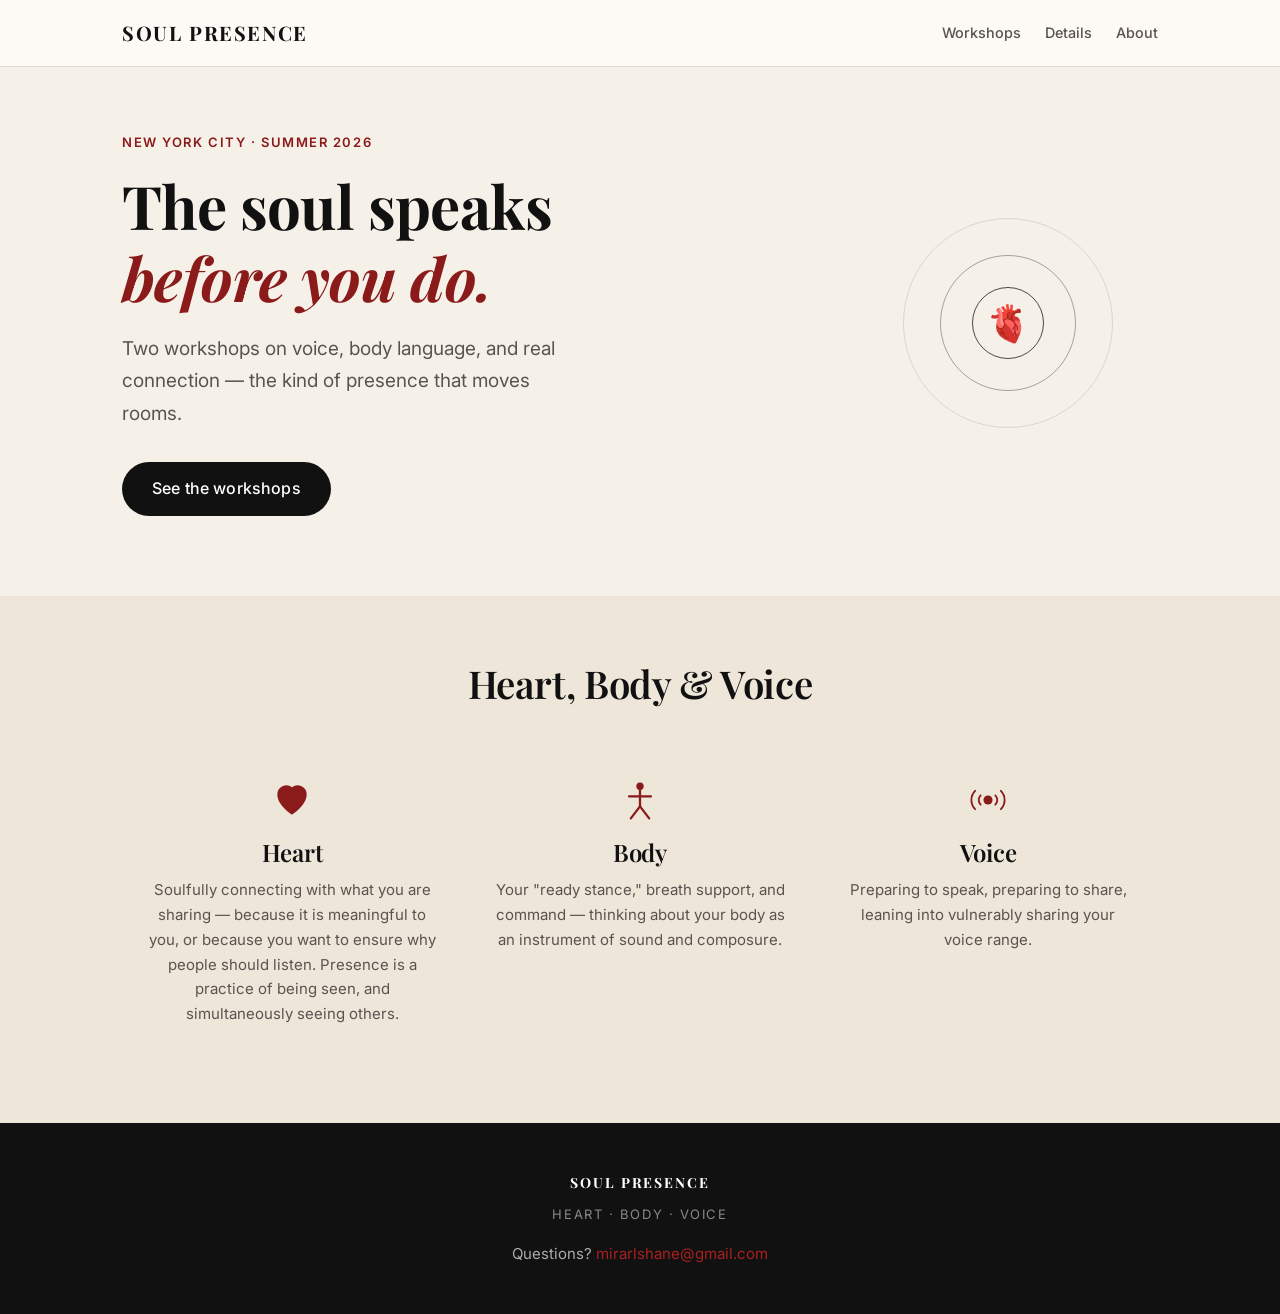
<file: index.html>
<!DOCTYPE html>
<html lang="en">
<head>
  <meta charset="UTF-8">
  <meta name="viewport" content="width=device-width, initial-scale=1.0">
  <meta name="description" content="Soul Presence workshops in NYC — cultivate voice, body language, and authentic connection. Two sessions: online and in Brooklyn.">
  <meta property="og:title" content="Soul Presence – Heart, Body & Voice">
  <meta property="og:description" content="Two workshops in NYC on the core of public speaking: voice, body, and real connection.">
  <meta name="theme-color" content="#1C3518">
  <title>Soul Presence – Heart, Body & Voice Workshops</title>
  <link rel="preconnect" href="https://fonts.googleapis.com">
  <link rel="preconnect" href="https://fonts.gstatic.com" crossorigin>
  <link href="https://fonts.googleapis.com/css2?family=Playfair+Display:ital,wght@0,400;0,700;1,400&family=Inter:wght@300;400;500;600&display=swap" rel="stylesheet">
  <link rel="icon" href="/favicon.svg" type="image/svg+xml">
  <link rel="stylesheet" href="style.css">
</head>
<body>
  <a href="#main" class="skip-link">Skip to main content</a>

  <header class="site-header">
    <div class="container">
      <p class="site-name">Soul Presence</p>
      <nav aria-label="Main navigation">
        <a href="/workshops/">Workshops</a>
        <a href="/details/">Details</a>
        <a href="/about/">About</a>
      </nav>
    </div>
  </header>

  <main id="main">

    <section class="hero" aria-labelledby="hero-heading">
      <div class="container">
        <div class="hero-content">
          <p class="hero-eyebrow">New York City &middot; Summer 2026</p>
          <h1 id="hero-heading">The soul speaks<br><em>before you do.</em></h1>
          <p class="hero-body">Two workshops on voice, body language, and real connection — the kind of presence that moves rooms.</p>
          <a href="/workshops/" class="btn btn-primary">See the workshops</a>
        </div>
        <div class="hero-visual" aria-hidden="true">
          <div class="breath-ring"></div>
          <div class="breath-ring ring-2"></div>
          <div class="breath-ring ring-3"></div>
<span class="breath-center">🫀</span>        </div>
      </div>
    </section>

    <section class="pillars" aria-labelledby="pillars-heading">
      <div class="container">
        <h2 id="pillars-heading" class="section-title">Heart, Body &amp; Voice</h2>
        <div class="pillars-grid">

          <div class="pillar">
            <div class="pillar-icon" aria-hidden="true">
              <svg viewBox="0 0 48 48" fill="none" xmlns="http://www.w3.org/2000/svg">
                <path d="M24 40S8 30 8 18a10 10 0 0 1 16-8 10 10 0 0 1 16 8c0 12-16 22-16 22z" fill="currentColor"/>
              </svg>
            </div>
            <h3>Heart</h3>
            <p>Soulfully connecting with what you are sharing — because it is meaningful to you, or because you want to ensure why people should listen. Presence is a practice of being seen, and simultaneously seeing others.</p>
          </div>

          <div class="pillar">
            <div class="pillar-icon" aria-hidden="true">
              <svg viewBox="0 0 48 48" fill="none" xmlns="http://www.w3.org/2000/svg">
                <circle cx="24" cy="9" r="4" fill="currentColor"/>
                <line x1="24" y1="13" x2="24" y2="31" stroke="currentColor" stroke-width="2.5" stroke-linecap="round"/>
                <line x1="12" y1="20" x2="36" y2="20" stroke="currentColor" stroke-width="2.5" stroke-linecap="round"/>
                <line x1="24" y1="31" x2="14" y2="44" stroke="currentColor" stroke-width="2.5" stroke-linecap="round"/>
                <line x1="24" y1="31" x2="34" y2="44" stroke="currentColor" stroke-width="2.5" stroke-linecap="round"/>
              </svg>
            </div>
            <h3>Body</h3>
            <p>Your "ready stance," breath support, and command — thinking about your body as an instrument of sound and composure.</p>
          </div>

          <div class="pillar">
            <div class="pillar-icon" aria-hidden="true">
              <svg viewBox="0 0 48 48" fill="none" xmlns="http://www.w3.org/2000/svg">
                <circle cx="24" cy="24" r="5" fill="currentColor"/>
                <path d="M16 19c-2.8 2.8-2.8 7.2 0 10" stroke="currentColor" stroke-width="2" stroke-linecap="round"/>
                <path d="M32 19c2.8 2.8 2.8 7.2 0 10" stroke="currentColor" stroke-width="2" stroke-linecap="round"/>
                <path d="M10 14c-5.5 5.5-5.5 14.5 0 20" stroke="currentColor" stroke-width="2" stroke-linecap="round"/>
                <path d="M38 14c5.5 5.5 5.5 14.5 0 20" stroke="currentColor" stroke-width="2" stroke-linecap="round"/>
              </svg>
            </div>
            <h3>Voice</h3>
            <p>Preparing to speak, preparing to share, leaning into vulnerably sharing your voice range.</p>
          </div>

        </div>
      </div>
    </section>

  </main>

  <footer class="site-footer">
    <div class="container">
      <p class="footer-name">Soul Presence</p>
      <p class="footer-tagline">Heart &middot; Body &middot; Voice</p>
      <p class="footer-contact">Questions? <a href="mailto:mirarlshane@gmail.com">mirarlshane@gmail.com</a></p>
    </div>
  </footer>

  <script src="main.js"></script>
</body>
</html>
</file>
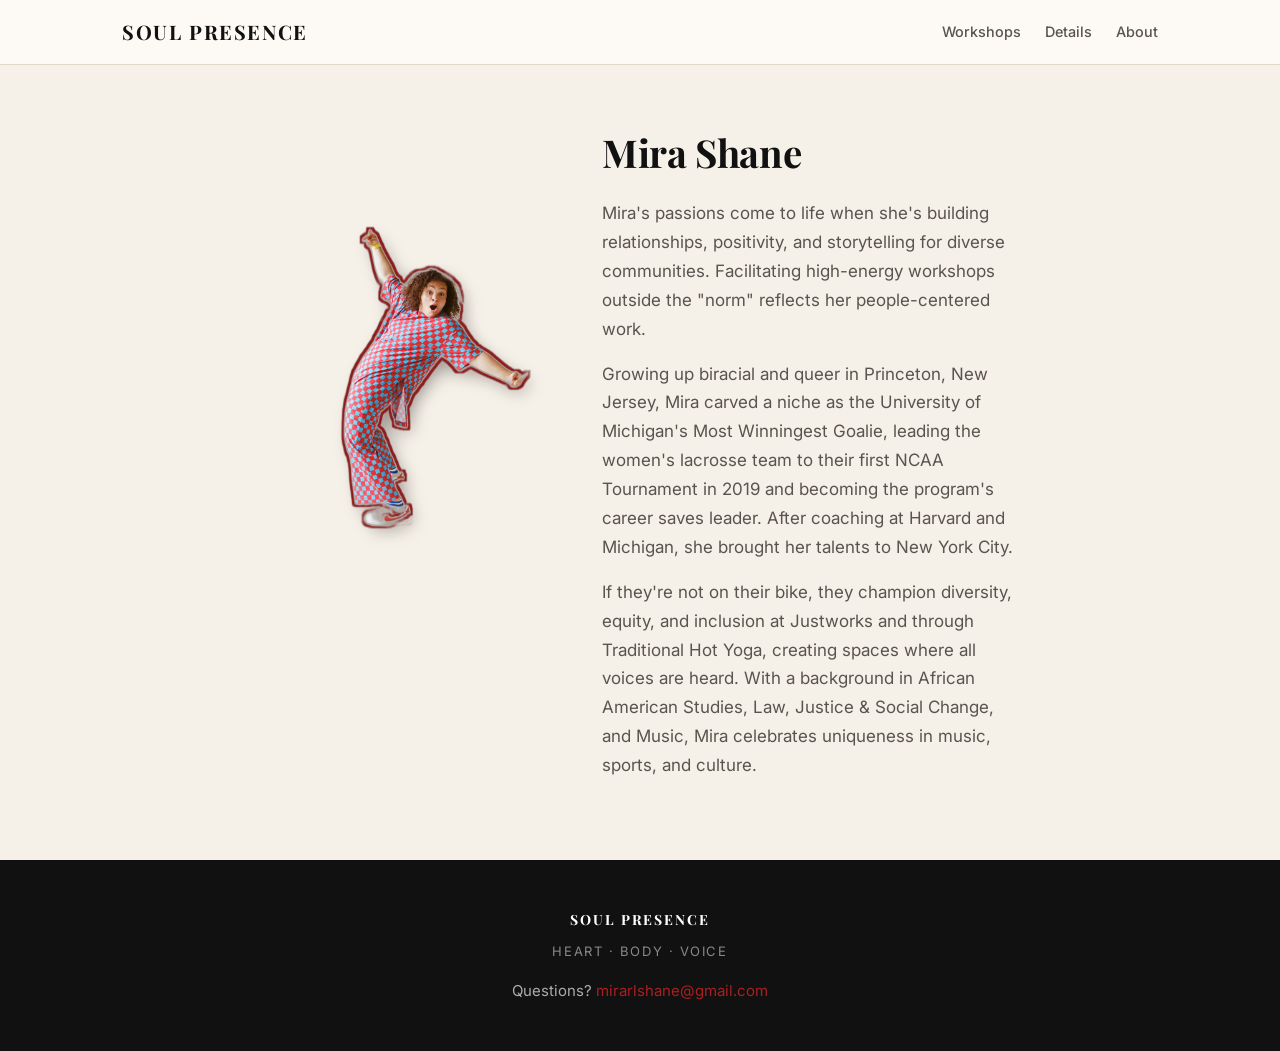
<file: about/index.html>
<!DOCTYPE html>
<html lang="en">
<head>
  <meta charset="UTF-8">
  <meta name="viewport" content="width=device-width, initial-scale=1.0">
  <meta name="description" content="About Mira Shane — facilitator behind Soul Presence workshops in NYC.">
  <title>About – Soul Presence</title>
  <link rel="preconnect" href="https://fonts.googleapis.com">
  <link rel="preconnect" href="https://fonts.gstatic.com" crossorigin>
  <link href="https://fonts.googleapis.com/css2?family=Playfair+Display:ital,wght@0,400;0,700;1,400&family=Inter:wght@300;400;500;600&display=swap" rel="stylesheet">
  <link rel="icon" href="/favicon.svg" type="image/svg+xml">
  <link rel="stylesheet" href="../style.css">
  <style>
    .about-page { padding: var(--sp-16) 0 var(--sp-20); }
    .about-page .container { max-width: 820px; }
    .about-layout { display: flex; flex-direction: column; align-items: center; gap: var(--sp-8); }
    .about-photo-wrap {
      width: 280px;
      flex-shrink: 0;
      margin: 0 auto;
    }
    .about-photo {
      width: 100%;
      height: auto;
      display: block;
    }
    @media(min-width: 640px) {
      .about-layout { flex-direction: row; align-items: flex-start; gap: var(--sp-10); }
      .about-photo-wrap { width: 300px; margin: 0; }
    }
    .about-bio h1 { color: var(--color-forest); margin-bottom: var(--sp-6); font-size: clamp(1.8rem, 4vw, 2.4rem); }
    .about-bio p { color: var(--color-muted); margin-bottom: var(--sp-4); }
    .about-bio p:last-child { margin-bottom: 0; }
  </style>
</head>
<body>
  <a href="#main" class="skip-link">Skip to main content</a>

  <header class="site-header">
    <div class="container">
      <a href="/" class="site-name" style="text-decoration:none">Soul Presence</a>
      <nav aria-label="Main navigation">
        <a href="/workshops/">Workshops</a>
        <a href="/details/">Details</a>
        <a href="/about/" aria-current="page">About</a>
      </nav>
    </div>
  </header>

  <main id="main" class="about-page">
    <div class="container">
      <div class="about-layout">
        <div class="about-photo-wrap">
          <img src="../mira-cutout.png" alt="Mira Shane" class="about-photo">
        </div>
        <div class="about-bio">
          <h1>Mira Shane</h1>
          <p>Mira's passions come to life when she's building relationships, positivity, and storytelling for diverse communities. Facilitating high-energy workshops outside the "norm" reflects her people-centered work.</p>
          <p>Growing up biracial and queer in Princeton, New Jersey, Mira carved a niche as the University of Michigan's Most Winningest Goalie, leading the women's lacrosse team to their first NCAA Tournament in 2019 and becoming the program's career saves leader. After coaching at Harvard and Michigan, she brought her talents to New York City.</p>
          <p>If they're not on their bike, they champion diversity, equity, and inclusion at Justworks and through Traditional Hot Yoga, creating spaces where all voices are heard. With a background in African American Studies, Law, Justice & Social Change, and Music, Mira celebrates uniqueness in music, sports, and culture.</p>
        </div>
      </div>
    </div>
  </main>

  <footer class="site-footer">
    <div class="container">
      <p class="footer-name">Soul Presence</p>
      <p class="footer-tagline">Heart &middot; Body &middot; Voice</p>
      <p class="footer-contact">Questions? <a href="mailto:mirarlshane@gmail.com">mirarlshane@gmail.com</a></p>
    </div>
  </footer>
</body>
</html>
</file>
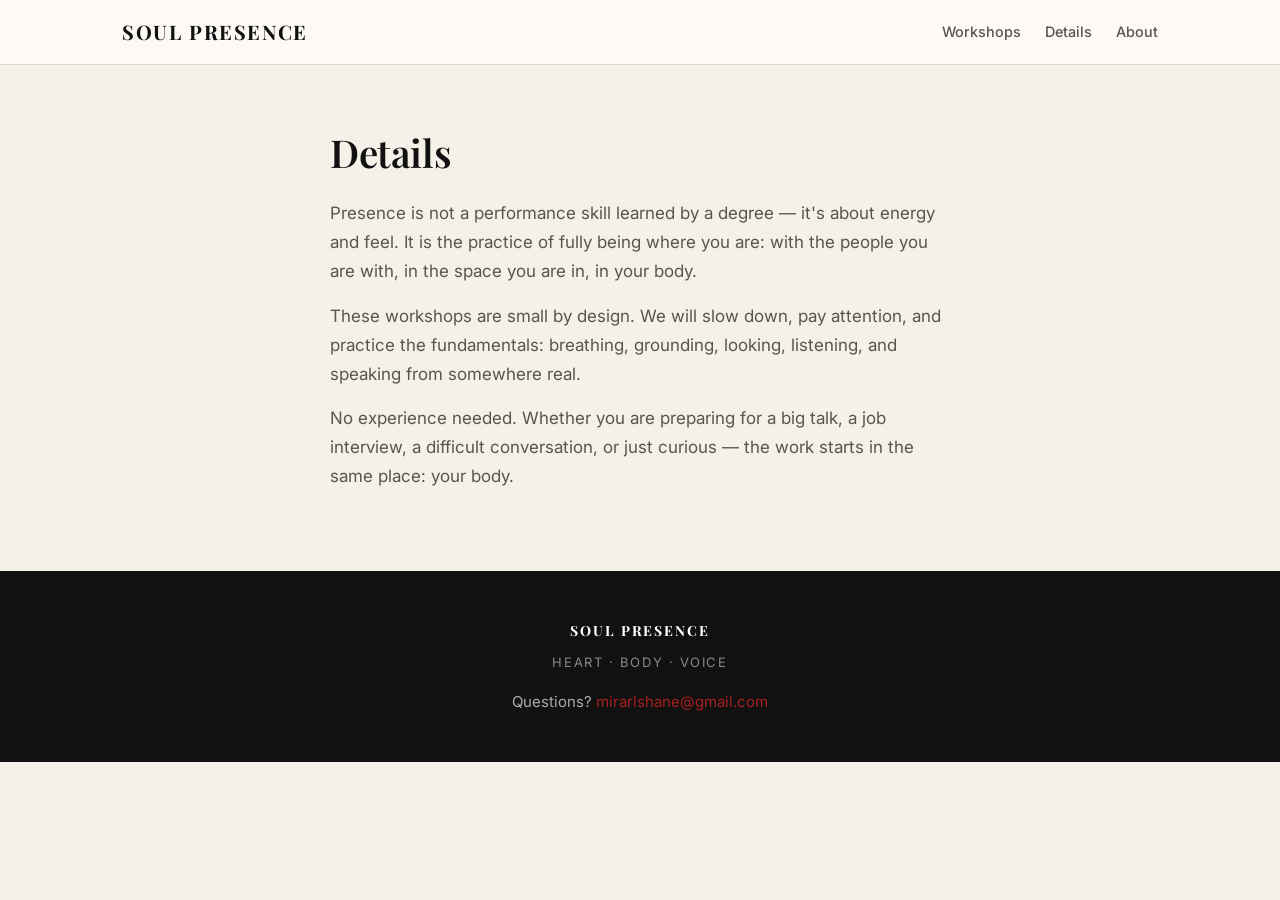
<file: details/index.html>
<!DOCTYPE html>
<html lang="en">
<head>
  <meta charset="UTF-8">
  <meta name="viewport" content="width=device-width, initial-scale=1.0">
  <meta name="description" content="Details about Soul Presence workshops — what to expect, who they're for, and how to prepare.">
  <title>Details – Soul Presence</title>
  <link rel="preconnect" href="https://fonts.googleapis.com">
  <link rel="preconnect" href="https://fonts.gstatic.com" crossorigin>
  <link href="https://fonts.googleapis.com/css2?family=Playfair+Display:ital,wght@0,400;0,700;1,400&family=Inter:wght@300;400;500;600&display=swap" rel="stylesheet">
  <link rel="icon" href="/favicon.svg" type="image/svg+xml">
  <link rel="stylesheet" href="../style.css">
</head>
<body>
  <a href="#main" class="skip-link">Skip to main content</a>

  <header class="site-header">
    <div class="container">
      <a href="/" class="site-name" style="text-decoration:none">Soul Presence</a>
      <nav aria-label="Main navigation">
        <a href="/workshops/">Workshops</a>
        <a href="/details/" aria-current="page">Details</a>
        <a href="/about/">About</a>
      </nav>
    </div>
  </header>

  <main id="main">
    <section class="about" aria-labelledby="details-heading" style="padding-top: var(--sp-16)">
      <div class="container">
        <div class="about-content">
          <h2 id="details-heading">Details</h2>
          <p>Presence is not a performance skill learned by a degree — it's about energy and feel. It is the practice of fully being where you are: with the people you are with, in the space you are in, in your body.</p>
          <p>These workshops are small by design. We will slow down, pay attention, and practice the fundamentals: breathing, grounding, looking, listening, and speaking from somewhere real.</p>
          <p>No experience needed. Whether you are preparing for a big talk, a job interview, a difficult conversation, or just curious — the work starts in the same place: your body.</p>
        </div>
      </div>
    </section>
  </main>

  <footer class="site-footer">
    <div class="container">
      <p class="footer-name">Soul Presence</p>
      <p class="footer-tagline">Heart &middot; Body &middot; Voice</p>
      <p class="footer-contact">Questions? <a href="mailto:mirarlshane@gmail.com">mirarlshane@gmail.com</a></p>
    </div>
  </footer>
</body>
</html>
</file>
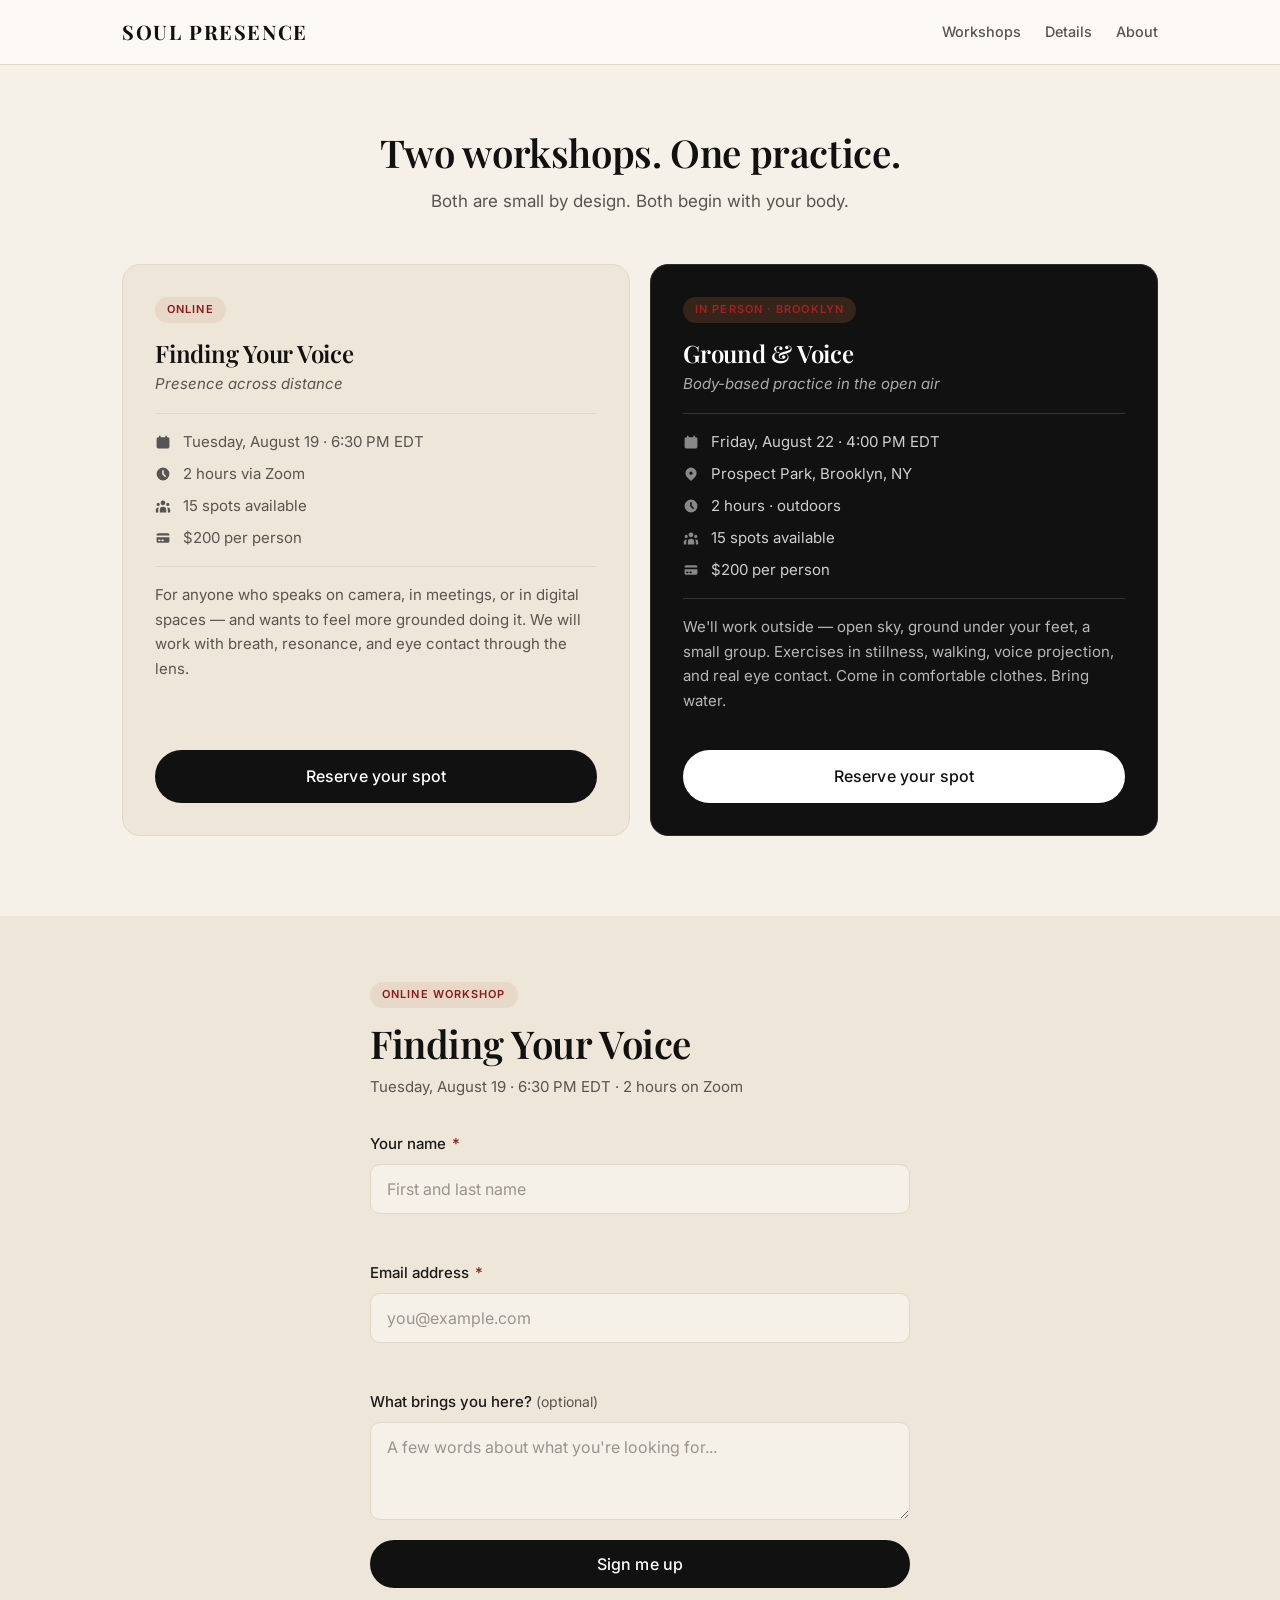
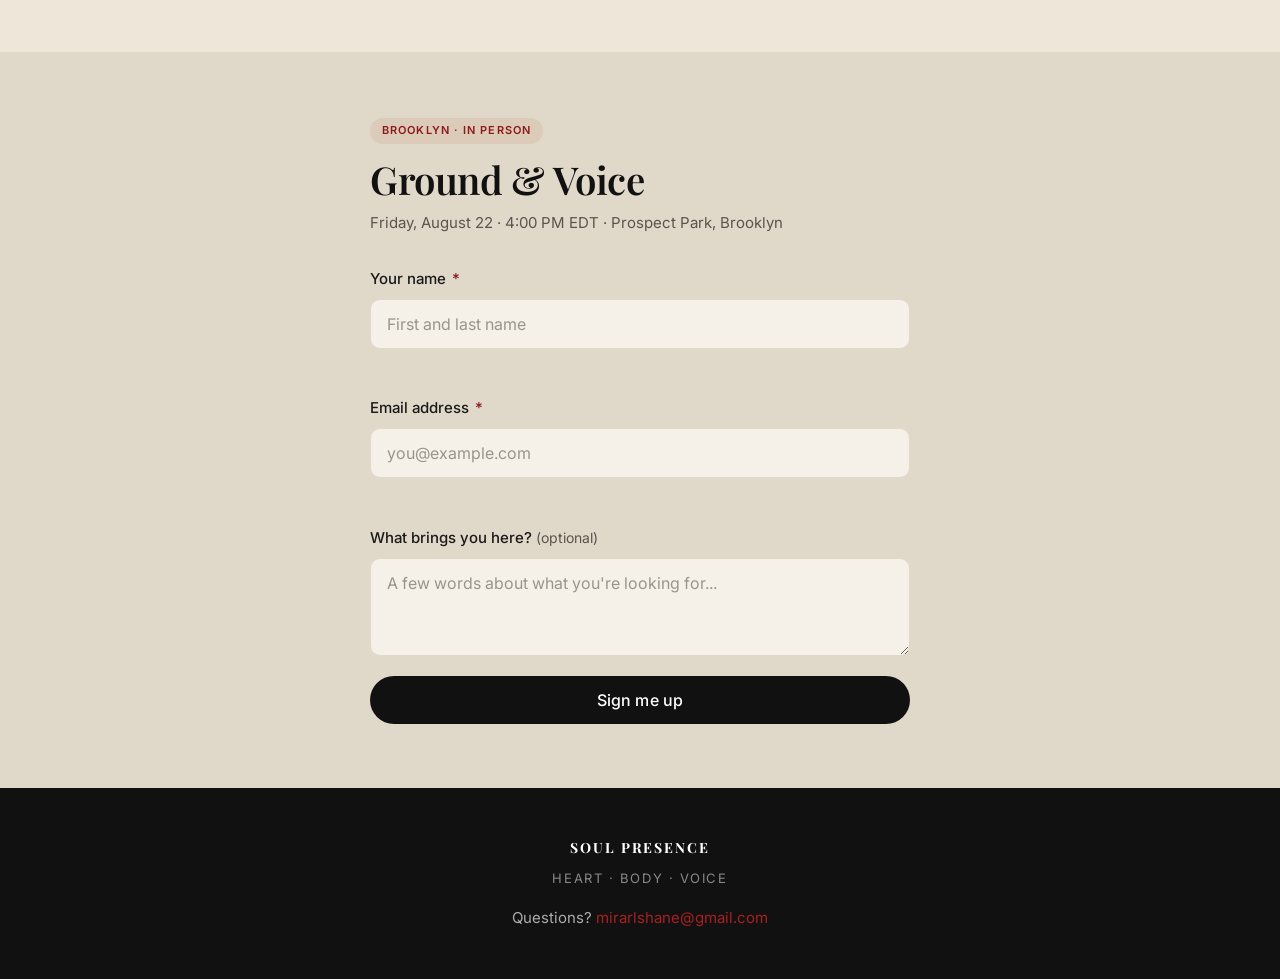
<file: workshops/index.html>
<!DOCTYPE html>
<html lang="en">
<head>
  <meta charset="UTF-8">
  <meta name="viewport" content="width=device-width, initial-scale=1.0">
  <meta name="description" content="Two Soul Presence workshops in NYC — online and in Prospect Park, Brooklyn. $200 per person.">
  <title>Workshops – Soul Presence</title>
  <link rel="preconnect" href="https://fonts.googleapis.com">
  <link rel="preconnect" href="https://fonts.gstatic.com" crossorigin>
  <link href="https://fonts.googleapis.com/css2?family=Playfair+Display:ital,wght@0,400;0,700;1,400&family=Inter:wght@300;400;500;600&display=swap" rel="stylesheet">
  <link rel="icon" href="/favicon.svg" type="image/svg+xml">
  <link rel="stylesheet" href="../style.css">
</head>
<body>
  <a href="#main" class="skip-link">Skip to main content</a>

  <header class="site-header">
    <div class="container">
      <a href="/" class="site-name" style="text-decoration:none">Soul Presence</a>
      <nav aria-label="Main navigation">
        <a href="/workshops/" aria-current="page">Workshops</a>
        <a href="/details/">Details</a>
        <a href="/about/">About</a>
      </nav>
    </div>
  </header>

  <main id="main">

    <section class="workshops" aria-labelledby="workshops-heading" style="padding-top: var(--sp-16)">
      <div class="container">
        <h2 id="workshops-heading" class="section-title">Two workshops. One practice.</h2>
        <p class="section-subtitle">Both are small by design. Both begin with your body.</p>

        <div class="workshops-grid">

          <article class="workshop-card" aria-labelledby="workshop-virtual-title">
            <span class="workshop-tag">Online</span>
            <div class="workshop-header">
              <h3 id="workshop-virtual-title">Finding Your Voice</h3>
              <p class="workshop-subtitle">Presence across distance</p>
            </div>
            <ul class="workshop-details" aria-label="Workshop details">
              <li class="detail-row">
                <span class="detail-icon" aria-hidden="true">
                  <svg viewBox="0 0 20 20" fill="currentColor"><path d="M6 2a1 1 0 00-1 1v1H4a2 2 0 00-2 2v10a2 2 0 002 2h12a2 2 0 002-2V6a2 2 0 00-2-2h-1V3a1 1 0 10-2 0v1H7V3a1 1 0 00-1-1zm0 5a1 1 0 000 2h8a1 1 0 100-2H6z"/></svg>
                </span>
                <span>Tuesday, August 19 &middot; 6:30 PM EDT</span>
              </li>
              <li class="detail-row">
                <span class="detail-icon" aria-hidden="true">
                  <svg viewBox="0 0 20 20" fill="currentColor"><path fill-rule="evenodd" d="M10 18a8 8 0 100-16 8 8 0 000 16zm1-12a1 1 0 10-2 0v4a1 1 0 00.293.707l2.828 2.829a1 1 0 101.415-1.415L11 9.586V6z" clip-rule="evenodd"/></svg>
                </span>
                <span>2 hours via Zoom</span>
              </li>
              <li class="detail-row">
                <span class="detail-icon" aria-hidden="true">
                  <svg viewBox="0 0 20 20" fill="currentColor"><path d="M13 6a3 3 0 11-6 0 3 3 0 016 0zM18 8a2 2 0 11-4 0 2 2 0 014 0zM14 15a4 4 0 00-8 0v3h8v-3zM6 8a2 2 0 11-4 0 2 2 0 014 0zM16 18v-3a5.972 5.972 0 00-.75-2.906A3.005 3.005 0 0119 15v3h-3zM4.75 12.094A5.973 5.973 0 004 15v3H1v-3a3 3 0 013.75-2.906z"/></svg>
                </span>
                <span class="spots-count" data-workshop="virtual">15 spots available</span>
              </li>
              <li class="detail-row">
                <span class="detail-icon" aria-hidden="true">
                  <svg viewBox="0 0 20 20" fill="currentColor"><path d="M4 4a2 2 0 00-2 2v1h16V6a2 2 0 00-2-2H4z"/><path fill-rule="evenodd" d="M18 9H2v5a2 2 0 002 2h12a2 2 0 002-2V9zM4 13a1 1 0 011-1h1a1 1 0 110 2H5a1 1 0 01-1-1zm5-1a1 1 0 100 2h1a1 1 0 100-2H9z" clip-rule="evenodd"/></svg>
                </span>
                <span>$200 per person</span>
              </li>
            </ul>
            <p class="workshop-desc">For anyone who speaks on camera, in meetings, or in digital spaces — and wants to feel more grounded doing it. We will work with breath, resonance, and eye contact through the lens.</p>
            <a href="#signup-virtual" class="btn btn-workshop">Reserve your spot</a>
          </article>

          <article class="workshop-card workshop-card--forest" aria-labelledby="workshop-park-title">
            <span class="workshop-tag">In Person &middot; Brooklyn</span>
            <div class="workshop-header">
              <h3 id="workshop-park-title">Ground &amp; Voice</h3>
              <p class="workshop-subtitle">Body-based practice in the open air</p>
            </div>
            <ul class="workshop-details" aria-label="Workshop details">
              <li class="detail-row">
                <span class="detail-icon" aria-hidden="true">
                  <svg viewBox="0 0 20 20" fill="currentColor"><path d="M6 2a1 1 0 00-1 1v1H4a2 2 0 00-2 2v10a2 2 0 002 2h12a2 2 0 002-2V6a2 2 0 00-2-2h-1V3a1 1 0 10-2 0v1H7V3a1 1 0 00-1-1zm0 5a1 1 0 000 2h8a1 1 0 100-2H6z"/></svg>
                </span>
                <span>Friday, August 22 &middot; 4:00 PM EDT</span>
              </li>
              <li class="detail-row">
                <span class="detail-icon" aria-hidden="true">
                  <svg viewBox="0 0 20 20" fill="currentColor"><path fill-rule="evenodd" d="M5.05 4.05a7 7 0 119.9 9.9L10 18.9l-4.95-4.95a7 7 0 010-9.9zM10 11a2 2 0 100-4 2 2 0 000 4z" clip-rule="evenodd"/></svg>
                </span>
                <span>Prospect Park, Brooklyn, NY</span>
              </li>
              <li class="detail-row">
                <span class="detail-icon" aria-hidden="true">
                  <svg viewBox="0 0 20 20" fill="currentColor"><path fill-rule="evenodd" d="M10 18a8 8 0 100-16 8 8 0 000 16zm1-12a1 1 0 10-2 0v4a1 1 0 00.293.707l2.828 2.829a1 1 0 101.415-1.415L11 9.586V6z" clip-rule="evenodd"/></svg>
                </span>
                <span>2 hours &middot; outdoors</span>
              </li>
              <li class="detail-row">
                <span class="detail-icon" aria-hidden="true">
                  <svg viewBox="0 0 20 20" fill="currentColor"><path d="M13 6a3 3 0 11-6 0 3 3 0 016 0zM18 8a2 2 0 11-4 0 2 2 0 014 0zM14 15a4 4 0 00-8 0v3h8v-3zM6 8a2 2 0 11-4 0 2 2 0 014 0zM16 18v-3a5.972 5.972 0 00-.75-2.906A3.005 3.005 0 0119 15v3h-3zM4.75 12.094A5.973 5.973 0 004 15v3H1v-3a3 3 0 013.75-2.906z"/></svg>
                </span>
                <span class="spots-count" data-workshop="park">15 spots available</span>
              </li>
              <li class="detail-row">
                <span class="detail-icon" aria-hidden="true">
                  <svg viewBox="0 0 20 20" fill="currentColor"><path d="M4 4a2 2 0 00-2 2v1h16V6a2 2 0 00-2-2H4z"/><path fill-rule="evenodd" d="M18 9H2v5a2 2 0 002 2h12a2 2 0 002-2V9zM4 13a1 1 0 011-1h1a1 1 0 110 2H5a1 1 0 01-1-1zm5-1a1 1 0 100 2h1a1 1 0 100-2H9z" clip-rule="evenodd"/></svg>
                </span>
                <span>$200 per person</span>
              </li>
            </ul>
            <p class="workshop-desc">We'll work outside — open sky, ground under your feet, a small group. Exercises in stillness, walking, voice projection, and real eye contact. Come in comfortable clothes. Bring water.</p>
            <a href="#signup-park" class="btn btn-workshop btn-workshop--light">Reserve your spot</a>
          </article>

        </div>
      </div>
    </section>

    <section class="signup-section" id="signup-virtual" aria-labelledby="form-virtual-heading">
      <div class="container">
        <div class="form-wrapper">
          <div class="form-intro">
            <span class="form-tag">Online Workshop</span>
            <h2 id="form-virtual-heading">Finding Your Voice</h2>
            <p>Tuesday, August 19 &middot; 6:30 PM EDT &middot; 2 hours on Zoom</p>
          </div>
          <div class="form-success" aria-live="polite">
            <div class="success-icon" aria-hidden="true">
              <svg viewBox="0 0 48 48" fill="none" xmlns="http://www.w3.org/2000/svg">
                <circle cx="24" cy="24" r="22" stroke="currentColor" stroke-width="2"/>
                <path d="M14 24l7 7 13-14" stroke="currentColor" stroke-width="2.5" stroke-linecap="round" stroke-linejoin="round"/>
              </svg>
            </div>
            <h3>You're in.</h3>
            <p>We'll send details to your inbox closer to August 19. See you then.</p>
          </div>
          <form class="signup-form" action="https://script.google.com/macros/s/AKfycbzP2RG3xzkW8JOGxyNbwwtEwwYWtTvN9eNEyrGHN6KydNmrSSi_I3P71MV7KCH18pJf/exec" method="POST" novalidate>
            <input type="hidden" name="workshop" value="Finding Your Voice (Virtual – August 19)">
            <div class="form-field">
              <label for="name-virtual">Your name <span class="required-mark" aria-hidden="true">*</span><span class="sr-only">(required)</span></label>
              <input type="text" id="name-virtual" name="name" required autocomplete="name" placeholder="First and last name" aria-describedby="name-virtual-error">
              <span class="field-error" role="alert" id="name-virtual-error"></span>
            </div>
            <div class="form-field">
              <label for="email-virtual">Email address <span class="required-mark" aria-hidden="true">*</span><span class="sr-only">(required)</span></label>
              <input type="email" id="email-virtual" name="email" required autocomplete="email" placeholder="you@example.com" aria-describedby="email-virtual-error">
              <span class="field-error" role="alert" id="email-virtual-error"></span>
            </div>
            <div class="form-field">
              <label for="intention-virtual">What brings you here? <span class="optional">(optional)</span></label>
              <textarea id="intention-virtual" name="intention" rows="3" placeholder="A few words about what you're looking for..."></textarea>
            </div>
            <button type="submit" class="btn btn-primary btn-full">
              <span class="btn-text">Sign me up</span>
              <span class="btn-loading" aria-hidden="true">Sending&hellip;</span>
            </button>
          </form>
        </div>
      </div>
    </section>

    <section class="signup-section signup-section--alt" id="signup-park" aria-labelledby="form-park-heading">
      <div class="container">
        <div class="form-wrapper">
          <div class="form-intro">
            <span class="form-tag">Brooklyn &middot; In Person</span>
            <h2 id="form-park-heading">Ground &amp; Voice</h2>
            <p>Friday, August 22 &middot; 4:00 PM EDT &middot; Prospect Park, Brooklyn</p>
          </div>
          <div class="form-success" aria-live="polite">
            <div class="success-icon" aria-hidden="true">
              <svg viewBox="0 0 48 48" fill="none" xmlns="http://www.w3.org/2000/svg">
                <circle cx="24" cy="24" r="22" stroke="currentColor" stroke-width="2"/>
                <path d="M14 24l7 7 13-14" stroke="currentColor" stroke-width="2.5" stroke-linecap="round" stroke-linejoin="round"/>
              </svg>
            </div>
            <h3>You're in.</h3>
            <p>We'll send details to your inbox closer to August 22. See you at the park.</p>
          </div>
          <form class="signup-form" action="https://script.google.com/macros/s/AKfycbzP2RG3xzkW8JOGxyNbwwtEwwYWtTvN9eNEyrGHN6KydNmrSSi_I3P71MV7KCH18pJf/exec" method="POST" novalidate>
            <input type="hidden" name="workshop" value="Ground & Voice (Prospect Park – August 22)">
            <div class="form-field">
              <label for="name-park">Your name <span class="required-mark" aria-hidden="true">*</span><span class="sr-only">(required)</span></label>
              <input type="text" id="name-park" name="name" required autocomplete="name" placeholder="First and last name" aria-describedby="name-park-error">
              <span class="field-error" role="alert" id="name-park-error"></span>
            </div>
            <div class="form-field">
              <label for="email-park">Email address <span class="required-mark" aria-hidden="true">*</span><span class="sr-only">(required)</span></label>
              <input type="email" id="email-park" name="email" required autocomplete="email" placeholder="you@example.com" aria-describedby="email-park-error">
              <span class="field-error" role="alert" id="email-park-error"></span>
            </div>
            <div class="form-field">
              <label for="intention-park">What brings you here? <span class="optional">(optional)</span></label>
              <textarea id="intention-park" name="intention" rows="3" placeholder="A few words about what you're looking for..."></textarea>
            </div>
            <button type="submit" class="btn btn-primary btn-full">
              <span class="btn-text">Sign me up</span>
              <span class="btn-loading" aria-hidden="true">Sending&hellip;</span>
            </button>
          </form>
        </div>
      </div>
    </section>

  </main>

  <footer class="site-footer">
    <div class="container">
      <p class="footer-name">Soul Presence</p>
      <p class="footer-tagline">Heart &middot; Body &middot; Voice</p>
      <p class="footer-contact">Questions? <a href="mailto:mirarlshane@gmail.com">mirarlshane@gmail.com</a></p>
    </div>
  </footer>

  <script src="../main.js"></script>
</body>
</html>
</file>
<file: style.css>
:root {
  --color-bg:         #F5F0E8;
  --color-surface:    #EDE6D9;
  --color-surface-2:  #E0D8C8;
  --color-forest:     #111111;
  --color-forest-mid: #2C2C2C;
  --color-earth:      #8B1A1A;
  --color-earth-lt:   #A82020;
  --color-sage:       #555555;
  --color-text:       #1A1A1A;
  --color-muted:      #5A5450;
  --color-error:      #B52A1C;
  --color-success:    #2A6B3A;
  --font-serif: 'Playfair Display', Georgia, serif;
  --font-sans:  'Inter', system-ui, -apple-system, sans-serif;
  --sp-1:0.25rem; --sp-2:0.5rem; --sp-3:0.75rem; --sp-4:1rem;
  --sp-5:1.25rem; --sp-6:1.5rem; --sp-8:2rem; --sp-10:2.5rem;
  --sp-12:3rem; --sp-16:4rem; --sp-20:5rem; --sp-24:6rem;
  --radius-sm:4px; --radius-md:10px; --radius-lg:18px; --radius-pill:9999px;
  --ease:200ms ease; --ease-slow:500ms ease;
}
*,*::before,*::after{box-sizing:border-box;margin:0;padding:0}
html{scroll-behavior:smooth;font-size:16px;overflow-x:hidden}
body{font-family:var(--font-sans);background:var(--color-bg);color:var(--color-text);line-height:1.6;-webkit-font-smoothing:antialiased;overflow-x:hidden}
ul{list-style:none}
img,svg{display:block}
.skip-link{position:absolute;top:-200%;left:0;background:var(--color-forest);color:#fff;padding:var(--sp-3) var(--sp-6);text-decoration:none;z-index:9999;font-weight:500;border-radius:0 0 var(--radius-md) 0;transition:top var(--ease)}
.skip-link:focus{top:0}
.sr-only{position:absolute;width:1px;height:1px;padding:0;margin:-1px;overflow:hidden;clip:rect(0,0,0,0);white-space:nowrap;border:0}
:focus-visible{outline:3px solid var(--color-earth);outline-offset:3px;border-radius:var(--radius-sm)}
.container{width:100%;max-width:1100px;margin:0 auto;padding:0 var(--sp-5)}
@media(min-width:640px){.container{padding:0 var(--sp-8)}}
h1,h2,h3{font-family:var(--font-serif);line-height:1.2;letter-spacing:-0.01em}
h1{font-size:clamp(2.4rem,6vw,3.75rem);font-weight:700}
h2{font-size:clamp(1.65rem,4vw,2.4rem);font-weight:600}
h3{font-size:clamp(1.2rem,3vw,1.5rem);font-weight:600}
p{font-size:clamp(1rem,2vw,1.0625rem);line-height:1.7}
.section-title{text-align:center;color:var(--color-forest);margin-bottom:var(--sp-3)}
.section-subtitle{text-align:center;color:var(--color-muted);margin-bottom:var(--sp-12);max-width:580px;margin-left:auto;margin-right:auto}
.btn{display:inline-flex;align-items:center;justify-content:center;gap:var(--sp-2);padding:0.75rem 1.75rem;border-radius:var(--radius-pill);font-family:var(--font-sans);font-size:1rem;font-weight:500;letter-spacing:0.01em;text-decoration:none;cursor:pointer;border:2px solid transparent;transition:background var(--ease),color var(--ease),transform 100ms ease;white-space:nowrap;min-height:48px}
.btn-primary{background:var(--color-forest);color:#fff}
.btn-primary:hover{background:var(--color-forest-mid)}
.btn-primary:active{transform:translateY(1px)}
.btn-full{width:100%}
.btn-workshop{background:var(--color-forest);color:#fff;width:100%;margin-top:var(--sp-5)}
.btn-workshop:hover{background:var(--color-forest-mid)}
.btn-workshop--light{background:#fff;color:var(--color-forest)}
.btn-workshop--light:hover{background:var(--color-bg)}
.site-header{position:sticky;top:0;z-index:200;background:rgba(253,250,246,0.94);backdrop-filter:blur(10px);-webkit-backdrop-filter:blur(10px);border-bottom:1px solid var(--color-surface-2)}
.site-header .container{display:flex;align-items:center;justify-content:space-between;padding-top:var(--sp-4);padding-bottom:var(--sp-4)}
.site-name{font-family:var(--font-serif);font-size:1.25rem;font-weight:700;color:var(--color-forest);letter-spacing:0.08em;text-transform:uppercase}
.site-header nav{display:flex;gap:var(--sp-6)}
.site-header nav a{color:var(--color-muted);text-decoration:none;font-size:0.9rem;font-weight:500;transition:color var(--ease)}
.site-header nav a:hover{color:var(--color-forest)}
@media(max-width:520px){
  .site-header .container{flex-direction:column;align-items:flex-start;gap:var(--sp-2);padding-top:var(--sp-3);padding-bottom:var(--sp-3)}
  .site-header nav{gap:var(--sp-5)}
  .site-header nav a{font-size:0.85rem}
  h1{font-size:clamp(1.9rem,8vw,3.75rem)}
  h2{font-size:clamp(1.15rem,5vw,2.4rem)}
  .hero-body{font-size:1rem}
  .section-subtitle{max-width:100%}
}
.hero{padding:var(--sp-16) 0 var(--sp-20);overflow:hidden}
.hero .container{display:flex;flex-direction:column;gap:var(--sp-10);align-items:center}
@media(min-width:768px){.hero .container{flex-direction:row;align-items:center;justify-content:space-between;gap:var(--sp-16)}.hero-content{flex:1}}
.hero-eyebrow{font-size:0.8125rem;font-weight:600;color:var(--color-earth);text-transform:uppercase;letter-spacing:0.12em;margin-bottom:var(--sp-4)}
.hero-content h1{color:var(--color-forest);margin-bottom:var(--sp-5)}
.hero-content h1 em{font-style:italic;color:var(--color-earth)}
.hero-body{color:var(--color-muted);font-size:clamp(1.0625rem,2.5vw,1.1875rem);margin-bottom:var(--sp-8);max-width:440px}
.hero-visual{position:relative;width:240px;height:240px;flex-shrink:0;display:flex;align-items:center;justify-content:center}
@media(min-width:768px){.hero-visual{width:300px;height:300px}}
.breath-ring{position:absolute;border-radius:50%;border:1.5px solid var(--color-forest);animation:breathe 5s ease-in-out infinite}
.breath-ring:nth-child(1){width:72px;height:72px;opacity:0.75;animation-delay:0s}
.breath-ring:nth-child(2){width:136px;height:136px;opacity:0.35;animation-delay:0.7s}
.breath-ring:nth-child(3){width:210px;height:210px;opacity:0.12;animation-delay:1.4s}
.breath-center{font-size:2.25rem;line-height:1;animation:breathe-center 5s ease-in-out infinite}@keyframes breathe{0%,100%{transform:scale(1)}50%{transform:scale(1.14)}}
@keyframes breathe-center{0%,100%{transform:scale(1);opacity:0.9}50%{transform:scale(1.3);opacity:1}}
@media(prefers-reduced-motion:reduce){.breath-ring,.breath-center{animation:none}}
.pillars{background:var(--color-surface);padding:var(--sp-16) 0}
.pillars-grid{display:grid;grid-template-columns:1fr;gap:var(--sp-2);margin-top:var(--sp-10)}
@media(min-width:640px){.pillars-grid{grid-template-columns:repeat(3,1fr)}}
.pillar{padding:var(--sp-8) var(--sp-6);text-align:center}
.pillar-icon{width:44px;height:44px;margin:0 auto var(--sp-4);color:var(--color-earth)}
.pillar-icon svg{width:100%;height:100%}
.pillar h3{color:var(--color-forest);margin-bottom:var(--sp-3)}
.pillar p{color:var(--color-muted);font-size:0.9375rem;line-height:1.65}
.workshops{padding:var(--sp-16) 0 var(--sp-20)}
.workshops-grid{display:grid;grid-template-columns:minmax(0,1fr);gap:var(--sp-5)}
@media(min-width:720px){.workshops-grid{grid-template-columns:repeat(2,minmax(0,1fr))}}
.workshop-card{background:var(--color-surface);border-radius:var(--radius-lg);padding:var(--sp-8);display:flex;flex-direction:column;gap:var(--sp-4);border:1px solid var(--color-surface-2);transition:box-shadow var(--ease-slow);min-width:0;overflow:hidden}
.workshop-card:hover{box-shadow:0 8px 32px rgba(28,53,24,0.1)}
.workshop-card--forest{background:var(--color-forest);border-color:var(--color-forest-mid);color:#fff}
.workshop-tag{display:inline-block;font-size:0.6875rem;font-weight:600;text-transform:uppercase;letter-spacing:0.1em;color:var(--color-earth);background:rgba(184,92,42,0.1);padding:var(--sp-1) var(--sp-3);border-radius:var(--radius-pill);width:fit-content}
.workshop-card--forest .workshop-tag{color:var(--color-earth-lt);background:rgba(196,113,63,0.2)}
.workshop-header h3{color:var(--color-forest);margin-bottom:var(--sp-1)}
.workshop-card--forest .workshop-header h3{color:#fff}
.workshop-subtitle{color:var(--color-muted);font-size:0.9375rem;font-style:italic;margin-top:var(--sp-1)}
.workshop-card--forest .workshop-subtitle{color:rgba(255,255,255,0.65)}
.workshop-details{display:flex;flex-direction:column;gap:var(--sp-2);padding:var(--sp-4) 0;border-top:1px solid var(--color-surface-2);border-bottom:1px solid var(--color-surface-2)}
.workshop-card--forest .workshop-details{border-color:rgba(255,255,255,0.15)}
.detail-row{display:flex;align-items:center;gap:var(--sp-3);font-size:0.9375rem;color:var(--color-muted);min-width:0}
.detail-row span:last-child{min-width:0;overflow-wrap:break-word}
.workshop-card--forest .detail-row{color:rgba(255,255,255,0.8)}
.detail-icon{width:16px;height:16px;flex-shrink:0;color:var(--color-sage)}
.workshop-card--forest .detail-icon{color:rgba(255,255,255,0.5)}
.detail-icon svg{width:100%;height:100%}
.workshop-desc{font-size:0.9375rem;color:var(--color-muted);line-height:1.65;flex:1}
.workshop-card--forest .workshop-desc{color:rgba(255,255,255,0.7)}
.signup-section{background:var(--color-surface);padding:var(--sp-16) 0}
.signup-section--alt{background:var(--color-surface-2)}
.form-wrapper{max-width:540px;margin:0 auto}
.form-intro{margin-bottom:var(--sp-8)}
.form-tag{display:inline-block;font-size:0.6875rem;font-weight:600;text-transform:uppercase;letter-spacing:0.1em;color:var(--color-earth);background:rgba(184,92,42,0.1);padding:var(--sp-1) var(--sp-3);border-radius:var(--radius-pill);margin-bottom:var(--sp-3)}
.form-intro h2{color:var(--color-forest);margin-bottom:var(--sp-2)}
.form-intro p{color:var(--color-muted);font-size:0.9375rem}
.signup-form{display:flex;flex-direction:column;gap:var(--sp-5)}
.form-field{display:flex;flex-direction:column;gap:var(--sp-2)}
.form-field label{font-size:0.9375rem;font-weight:500;color:var(--color-text)}
.required-mark{color:var(--color-earth);margin-left:2px}
.optional{font-weight:400;color:var(--color-muted);font-size:0.875rem}
.form-field input,.form-field textarea{width:100%;padding:var(--sp-3) var(--sp-4);border:1.5px solid var(--color-surface-2);border-radius:var(--radius-md);background:var(--color-bg);color:var(--color-text);font-family:var(--font-sans);font-size:1rem;line-height:1.5;transition:border-color var(--ease),box-shadow var(--ease);min-height:48px}
.form-field textarea{min-height:88px;resize:vertical}
.form-field input::placeholder,.form-field textarea::placeholder{color:#9A948E}
.form-field input:focus,.form-field textarea:focus{outline:none;border-color:var(--color-forest);box-shadow:0 0 0 3px rgba(28,53,24,0.1)}
.form-field input[aria-invalid="true"],.form-field textarea[aria-invalid="true"]{border-color:var(--color-error);box-shadow:0 0 0 3px rgba(181,42,28,0.1)}
.field-error{font-size:0.875rem;color:var(--color-error);font-weight:500;min-height:1.2rem}
.btn-loading{display:none}
.signup-form.is-loading .btn-text{display:none}
.signup-form.is-loading .btn-loading{display:inline}
.signup-form.is-loading button{opacity:0.7;cursor:not-allowed;pointer-events:none}
.form-success{display:none;text-align:center;padding:var(--sp-10) var(--sp-8);animation:fade-in var(--ease-slow) both}
.form-success.is-visible{display:block}
@keyframes fade-in{from{opacity:0;transform:translateY(12px)}to{opacity:1;transform:translateY(0)}}
.success-icon{width:52px;height:52px;margin:0 auto var(--sp-4);color:var(--color-success)}
.success-icon svg{width:100%;height:100%}
.form-success h3{color:var(--color-forest);margin-bottom:var(--sp-2);font-size:1.5rem}
.form-success p{color:var(--color-muted)}
.about{padding:var(--sp-16) 0 var(--sp-20)}
.about-content{max-width:620px;margin:0 auto}
.about-content h2{color:var(--color-forest);margin-bottom:var(--sp-6)}
.about-content p{color:var(--color-muted);margin-bottom:var(--sp-4)}
.about-content p:last-child{margin-bottom:0}
.site-footer{background:var(--color-forest);color:#fff;padding:var(--sp-12) 0;text-align:center}
.footer-name{font-family:var(--font-serif);font-size:0.875rem;font-weight:700;letter-spacing:0.14em;text-transform:uppercase;margin-bottom:var(--sp-2);color:#fff}
.footer-tagline{font-size:0.8125rem;color:rgba(255,255,255,0.5);letter-spacing:0.12em;text-transform:uppercase;margin-bottom:var(--sp-4)}
.footer-contact{font-size:0.9375rem;color:rgba(255,255,255,0.65)}
.footer-contact a{color:var(--color-earth-lt);text-decoration:none;transition:color var(--ease)}
.footer-contact a:hover{color:#fff}
</file>
